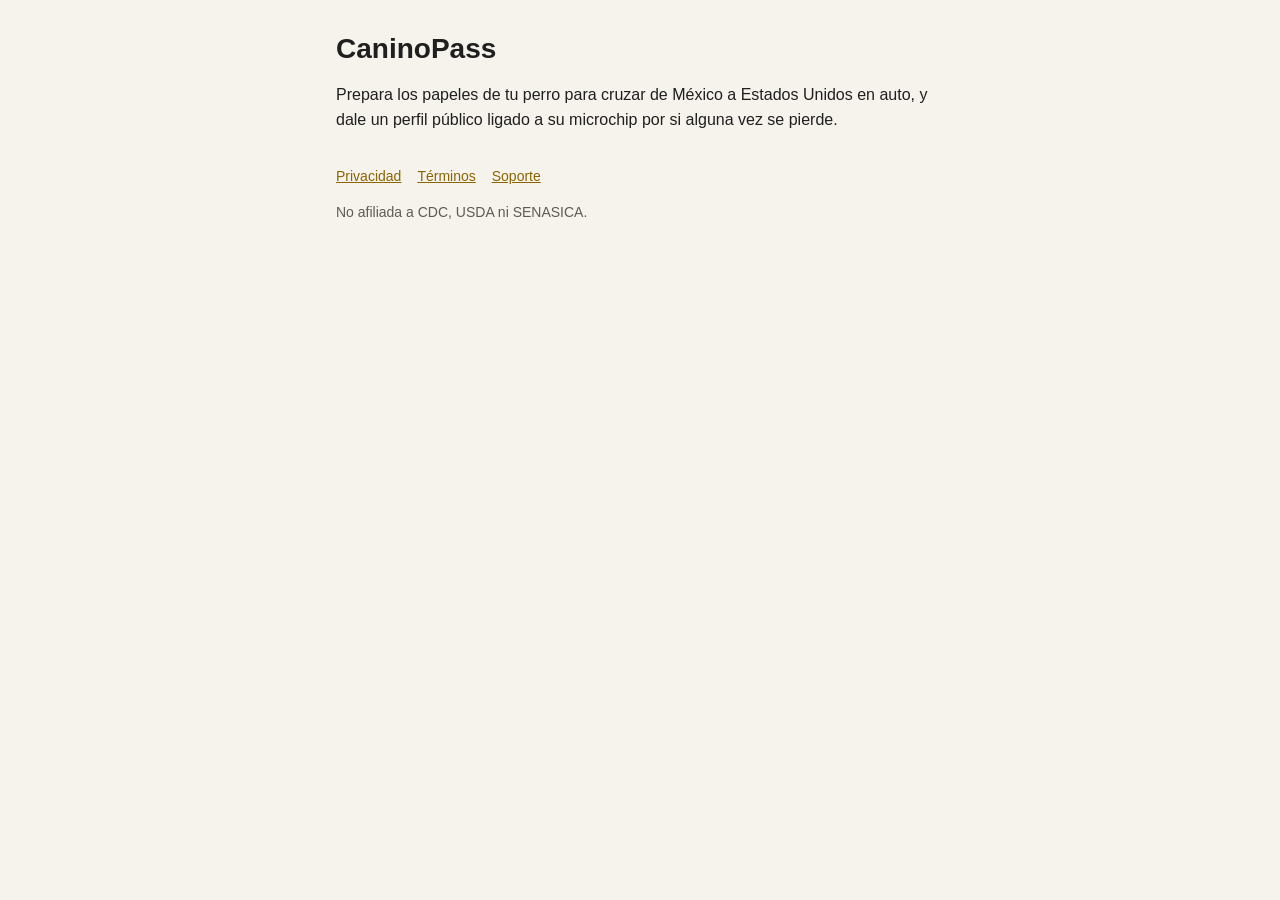
<file: index.html>
<!doctype html><html lang="es"><head><meta charset="utf-8"><meta name="viewport" content="width=device-width,initial-scale=1"><title>CaninoPass</title><link rel="stylesheet" href="base.css"></head><body><main>
<h1>CaninoPass</h1><p>Prepara los papeles de tu perro para cruzar de México a Estados Unidos en auto, y dale un perfil público ligado a su microchip por si alguna vez se pierde.</p>
<nav><a href="privacidad.html">Privacidad</a><a href="terminos.html">Términos</a><a href="soporte.html">Soporte</a></nav>
<p class="muted">No afiliada a CDC, USDA ni SENASICA.</p></main></body></html>
</file>
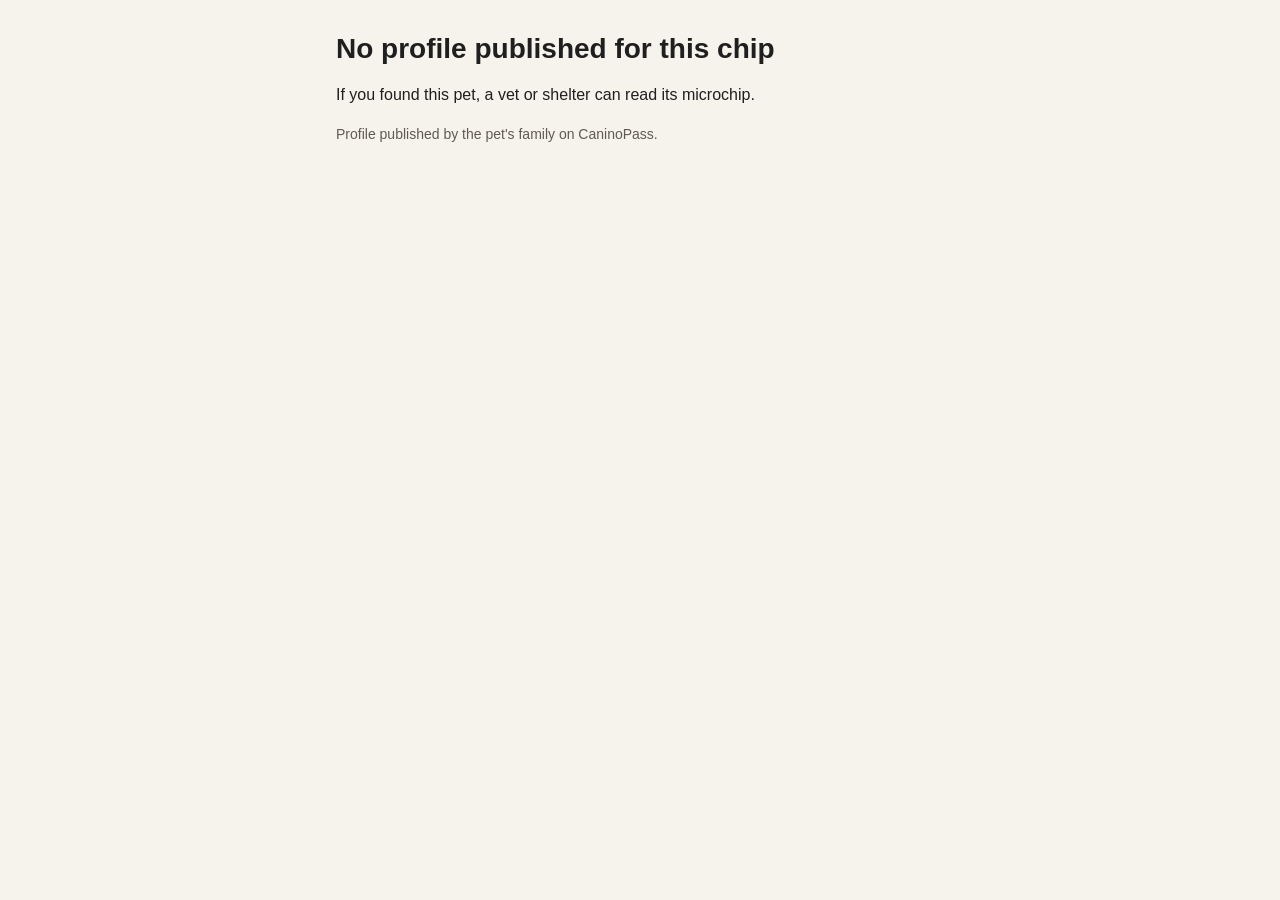
<file: chip.html>
<!doctype html><html lang="es"><head><meta charset="utf-8"><meta name="viewport" content="width=device-width,initial-scale=1"><meta name="robots" content="noindex"><title>Perfil de mascota · CaninoPass</title><link rel="stylesheet" href="base.css">
<style>#hero{border-radius:24px;min-height:300px;display:flex;align-items:flex-end;justify-content:center;overflow:hidden;background:#CFE4F5}#hero img{max-width:100%;max-height:340px;display:block}
.card{background:var(--surface);border:1px solid var(--border);border-radius:20px;padding:18px;margin-top:-28px;position:relative}
.tag{display:inline-block;border:1px solid var(--border);border-radius:99px;padding:2px 12px;font-size:14px;margin:0 6px 6px 0}.btn{display:block;text-align:center;font-weight:600;border-radius:14px;padding:13px;margin-top:10px;background:var(--ink);color:var(--bg);text-decoration:none;word-break:break-word}
button.link{background:none;border:0;color:var(--muted);font:inherit;font-size:14px;text-decoration:underline;padding:12px 0;cursor:pointer}[hidden]{display:none!important}</style></head>
<body><main><div id="profile" hidden><div id="hero"></div><div class="card"><h1 id="name"></h1><p id="message"></p><div id="tags"></div><p class="muted" id="chip"></p><div id="contact"></div></div>
<button class="link" id="report"></button><p class="muted" id="reported" hidden></p></div>
<div id="empty" hidden><h1 id="emptyT"></h1><p id="emptyB"></p></div><p class="muted" id="foot"></p></main>
<script>
const URLB="https://gzbibxxzbnldgjfjhbco.supabase.co",KEY="eyJhbGciOiJIUzI1NiIsInR5cCI6IkpXVCJ9.eyJpc3MiOiJzdXBhYmFzZSIsInJlZiI6Imd6YmlieHh6Ym5sZGdqZmpoYmNvIiwicm9sZSI6ImFub24iLCJpYXQiOjE3NzQ1ODMzODYsImV4cCI6MjA5MDE1OTM4Nn0.ZjXnWDZy2kz44dITvMeWGlDjyb_GUbQ_nEoCXpvThyI";
const es=(navigator.language||"es").toLowerCase().startsWith("es");
const T=es?{hello:n=>`¡Hola! Soy ${n}`,chip:"Microchip ISO",call:"Llamar a mi familia",mail:"Escribir a mi familia",report:"Reportar este perfil",ask:"¿Por qué lo reportas?",done:"Gracias. Lo vamos a revisar.",dog:"Perro",cat:"Gato",female:"Hembra",male:"Macho",emptyT:"No hay perfil publicado para este chip",emptyB:"Si encontraste a esta mascota, llévala con un veterinario o refugio para leer su microchip.",err:"No pudimos cargar el perfil. Revisa tu conexión.",foot:"Perfil publicado por su familia en CaninoPass."}
:{hello:n=>`Hi! I'm ${n}`,chip:"ISO microchip",call:"Call my family",mail:"Email my family",report:"Report this profile",ask:"Why are you reporting it?",done:"Thanks. We'll review it.",dog:"Dog",cat:"Cat",female:"Female",male:"Male",emptyT:"No profile published for this chip",emptyB:"If you found this pet, a vet or shelter can read its microchip.",err:"We couldn't load the profile. Check your connection.",foot:"Profile published by the pet's family on CaninoPass."};
const $=i=>document.getElementById(i),chip=new URLSearchParams(location.search).get("n")||"";
const rpc=(f,b)=>fetch(`${URLB}/rest/v1/rpc/${f}`,{method:"POST",headers:{apikey:KEY,Authorization:`Bearer ${KEY}`,"Content-Type":"application/json","Content-Profile":"pawpass"},body:JSON.stringify(b)});
function empty(t,b){$("emptyT").textContent=t;$("emptyB").textContent=b;$("empty").hidden=false}
function action(href,label){const a=document.createElement("a");a.className="btn";a.href=href;a.textContent=label;$("contact").append(a)}
(async()=>{$("foot").textContent=T.foot;if(!/^[0-9]{15}$/.test(chip))return empty(T.emptyT,T.emptyB);
try{const r=await rpc("get_public_profile",{p_chip:chip});if(!r.ok)throw 0;const p=await r.json();if(!p)return empty(T.emptyT,T.emptyB);
$("hero").style.background=p.bg_color;if(p.photo_path){const i=new Image();i.alt=p.name;i.src=`${URLB}/storage/v1/object/public/pawpass-photos/${encodeURI(p.photo_path)}`;$("hero").append(i)}
$("name").textContent=T.hello(p.name);$("message").textContent=p.message;document.title=`${p.name} · CaninoPass`;
for(const t of[p.breed||T[p.species],T[p.sex]]){const s=document.createElement("span");s.className="tag";s.textContent=t;$("tags").append(s)}
$("chip").textContent=`${T.chip}: ${p.chip_number}`;if(p.contact_phone)action(`tel:${p.contact_phone.replace(/[^+0-9]/g,"")}`,T.call);if(p.contact_email)action(`mailto:${encodeURIComponent(p.contact_email)}`,T.mail);
$("report").textContent=T.report;$("report").onclick=async()=>{const why=prompt(T.ask);if(why===null)return;await rpc("report_profile",{p_chip:chip,p_reason:why});$("report").hidden=true;$("reported").textContent=T.done;$("reported").hidden=false};
$("profile").hidden=false}catch{empty(T.err,"")}})();
</script></body></html>
</file>
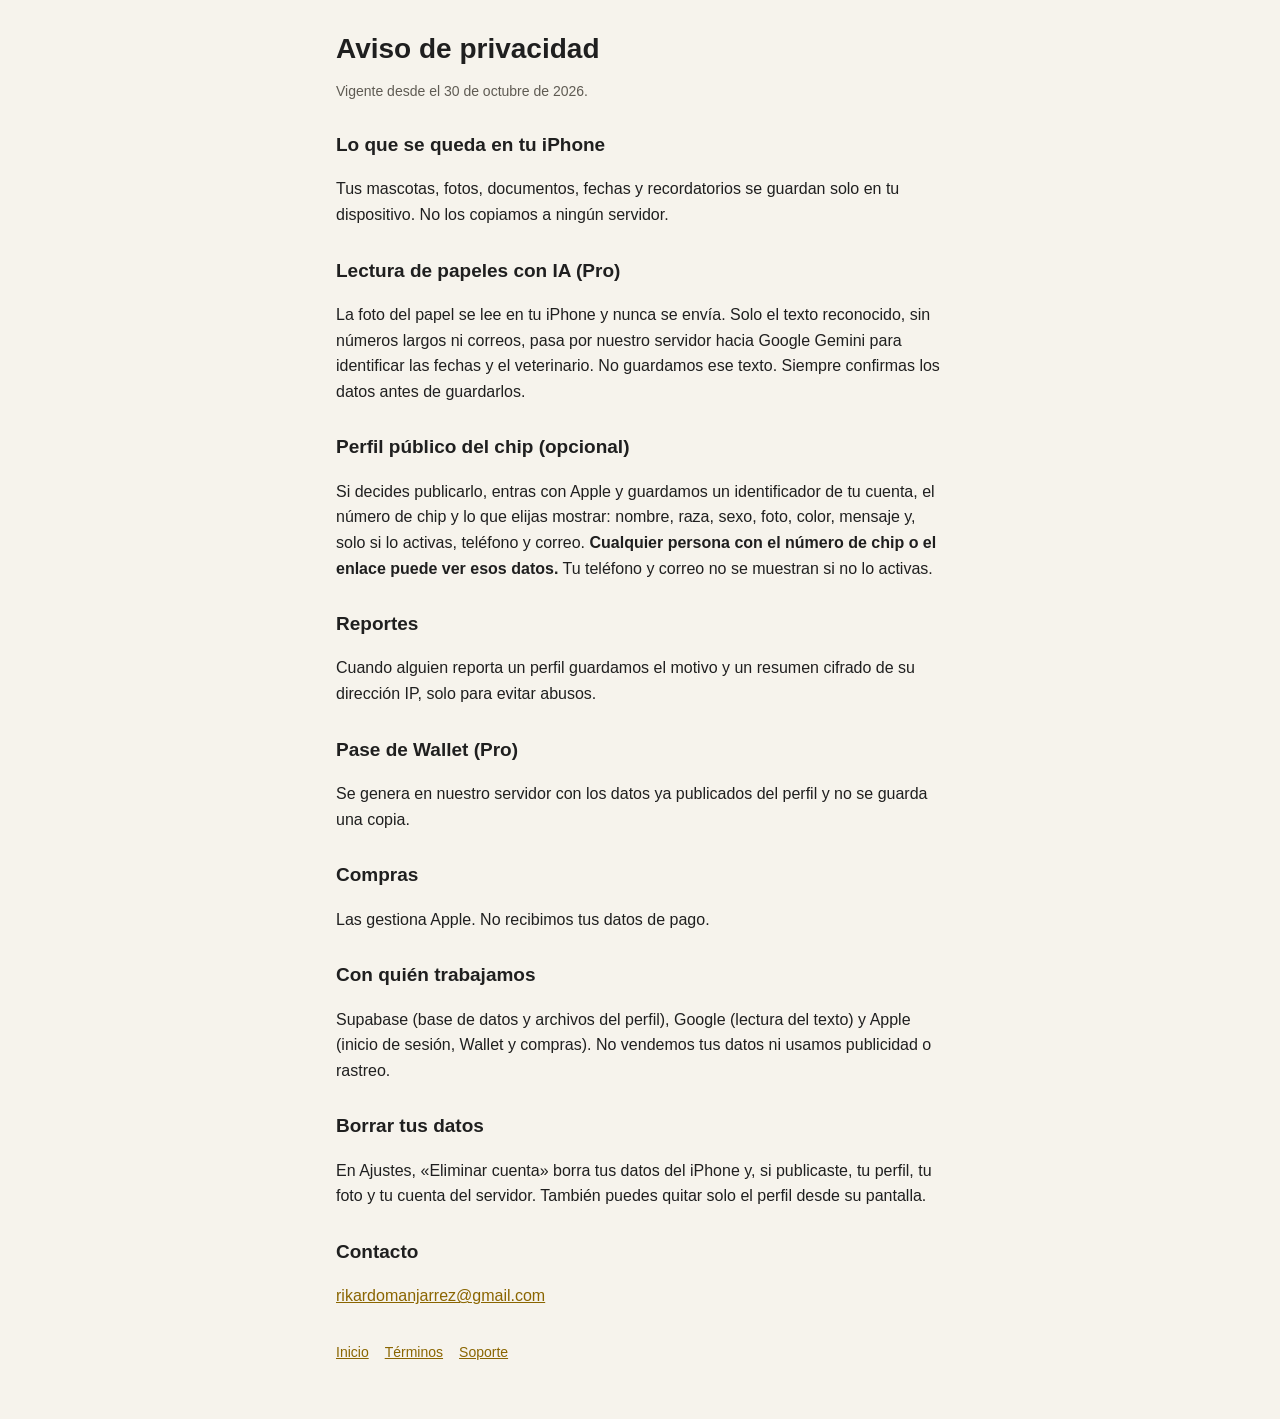
<file: privacidad.html>
<!doctype html><html lang="es"><head><meta charset="utf-8"><meta name="viewport" content="width=device-width,initial-scale=1"><title>Privacidad de CaninoPass</title><link rel="stylesheet" href="base.css"></head><body><main>
<h1>Aviso de privacidad</h1><p class="muted">Vigente desde el 30 de octubre de 2026.</p>
<h2>Lo que se queda en tu iPhone</h2><p>Tus mascotas, fotos, documentos, fechas y recordatorios se guardan solo en tu dispositivo. No los copiamos a ningún servidor.</p>
<h2>Lectura de papeles con IA (Pro)</h2><p>La foto del papel se lee en tu iPhone y nunca se envía. Solo el texto reconocido, sin números largos ni correos, pasa por nuestro servidor hacia Google Gemini para identificar las fechas y el veterinario. No guardamos ese texto. Siempre confirmas los datos antes de guardarlos.</p>
<h2>Perfil público del chip (opcional)</h2><p>Si decides publicarlo, entras con Apple y guardamos un identificador de tu cuenta, el número de chip y lo que elijas mostrar: nombre, raza, sexo, foto, color, mensaje y, solo si lo activas, teléfono y correo. <strong>Cualquier persona con el número de chip o el enlace puede ver esos datos.</strong> Tu teléfono y correo no se muestran si no lo activas.</p>
<h2>Reportes</h2><p>Cuando alguien reporta un perfil guardamos el motivo y un resumen cifrado de su dirección IP, solo para evitar abusos.</p>
<h2>Pase de Wallet (Pro)</h2><p>Se genera en nuestro servidor con los datos ya publicados del perfil y no se guarda una copia.</p>
<h2>Compras</h2><p>Las gestiona Apple. No recibimos tus datos de pago.</p>
<h2>Con quién trabajamos</h2><p>Supabase (base de datos y archivos del perfil), Google (lectura del texto) y Apple (inicio de sesión, Wallet y compras). No vendemos tus datos ni usamos publicidad o rastreo.</p>
<h2>Borrar tus datos</h2><p>En Ajustes, «Eliminar cuenta» borra tus datos del iPhone y, si publicaste, tu perfil, tu foto y tu cuenta del servidor. También puedes quitar solo el perfil desde su pantalla.</p>
<h2>Contacto</h2><p><a href="mailto:rikardomanjarrez@gmail.com">rikardomanjarrez@gmail.com</a></p>
<nav><a href="index.html">Inicio</a><a href="terminos.html">Términos</a><a href="soporte.html">Soporte</a></nav></main></body></html>
</file>
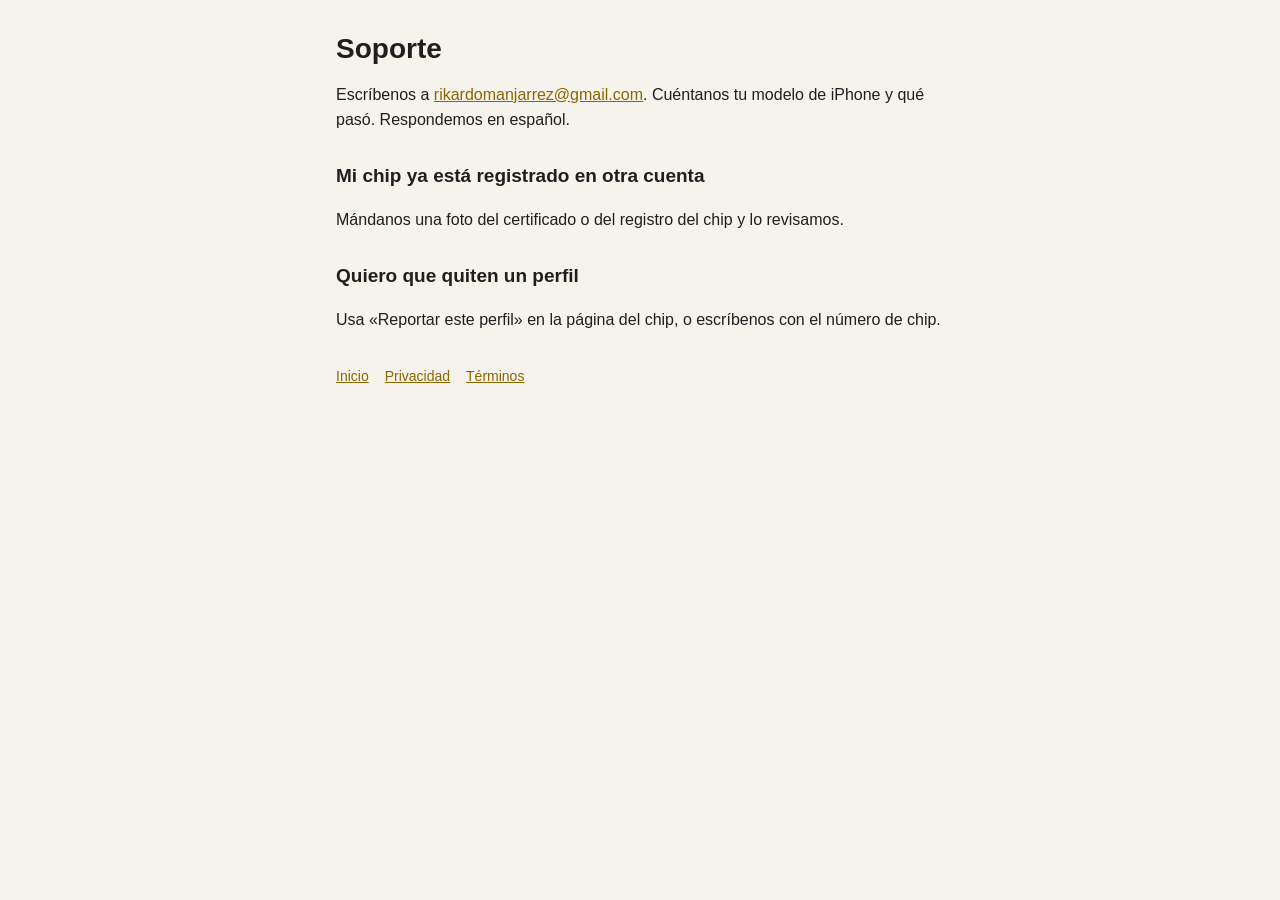
<file: soporte.html>
<!doctype html><html lang="es"><head><meta charset="utf-8"><meta name="viewport" content="width=device-width,initial-scale=1"><title>Soporte de CaninoPass</title><link rel="stylesheet" href="base.css"></head><body><main>
<h1>Soporte</h1><p>Escríbenos a <a href="mailto:rikardomanjarrez@gmail.com">rikardomanjarrez@gmail.com</a>. Cuéntanos tu modelo de iPhone y qué pasó. Respondemos en español.</p>
<h2>Mi chip ya está registrado en otra cuenta</h2><p>Mándanos una foto del certificado o del registro del chip y lo revisamos.</p>
<h2>Quiero que quiten un perfil</h2><p>Usa «Reportar este perfil» en la página del chip, o escríbenos con el número de chip.</p>
<nav><a href="index.html">Inicio</a><a href="privacidad.html">Privacidad</a><a href="terminos.html">Términos</a></nav></main></body></html>
</file>
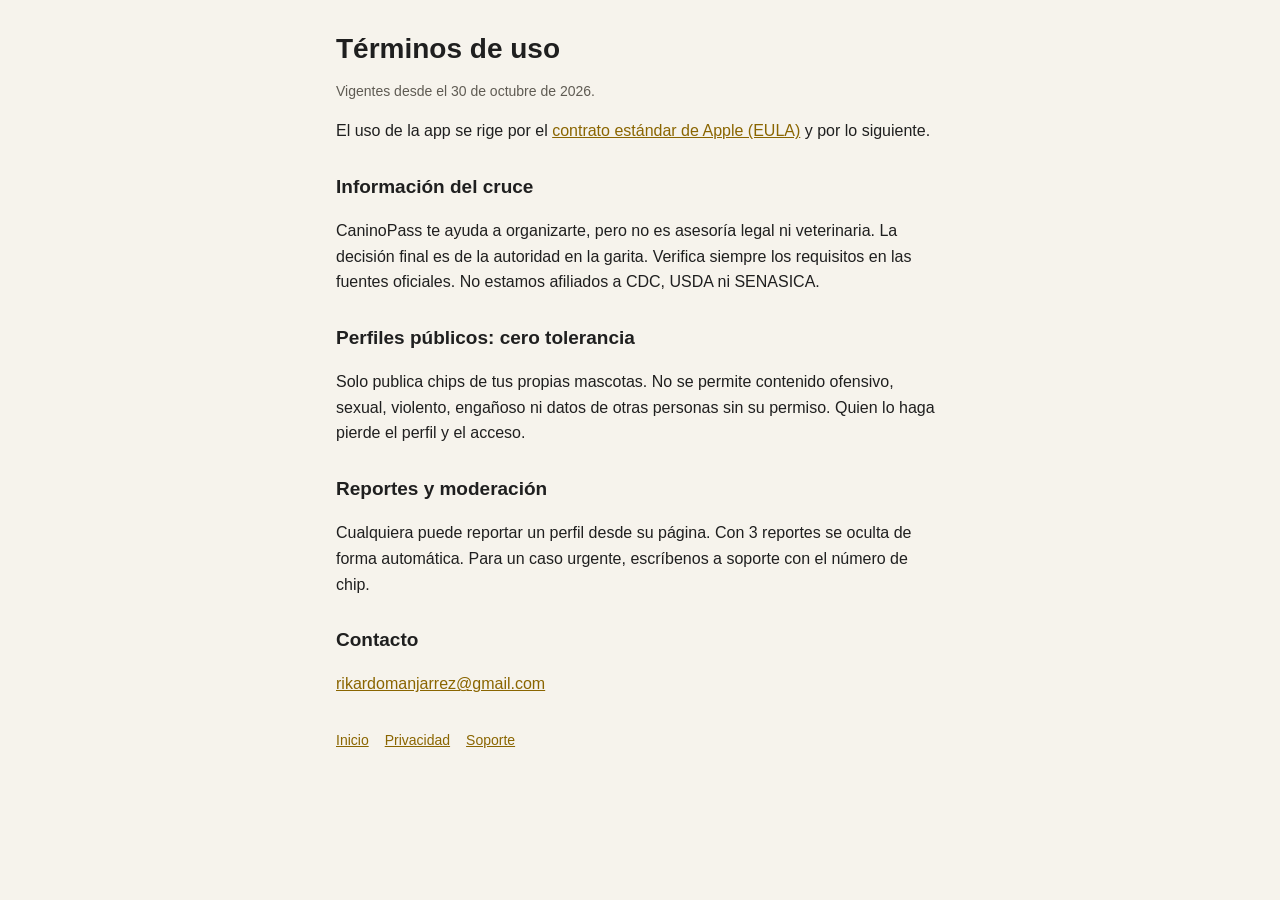
<file: terminos.html>
<!doctype html><html lang="es"><head><meta charset="utf-8"><meta name="viewport" content="width=device-width,initial-scale=1"><title>Términos de CaninoPass</title><link rel="stylesheet" href="base.css"></head><body><main>
<h1>Términos de uso</h1><p class="muted">Vigentes desde el 30 de octubre de 2026.</p>
<p>El uso de la app se rige por el <a href="https://www.apple.com/legal/internet-services/itunes/dev/stdeula/">contrato estándar de Apple (EULA)</a> y por lo siguiente.</p>
<h2>Información del cruce</h2><p>CaninoPass te ayuda a organizarte, pero no es asesoría legal ni veterinaria. La decisión final es de la autoridad en la garita. Verifica siempre los requisitos en las fuentes oficiales. No estamos afiliados a CDC, USDA ni SENASICA.</p>
<h2>Perfiles públicos: cero tolerancia</h2><p>Solo publica chips de tus propias mascotas. No se permite contenido ofensivo, sexual, violento, engañoso ni datos de otras personas sin su permiso. Quien lo haga pierde el perfil y el acceso.</p>
<h2>Reportes y moderación</h2><p>Cualquiera puede reportar un perfil desde su página. Con 3 reportes se oculta de forma automática. Para un caso urgente, escríbenos a soporte con el número de chip.</p>
<h2>Contacto</h2><p><a href="mailto:rikardomanjarrez@gmail.com">rikardomanjarrez@gmail.com</a></p>
<nav><a href="index.html">Inicio</a><a href="privacidad.html">Privacidad</a><a href="soporte.html">Soporte</a></nav></main></body></html>
</file>
<file: base.css>
:root{--bg:#F6F3EC;--surface:#FFFFFF;--ink:#1F1F1F;--muted:#5F5B53;--border:#E4DFD4;--accent:#8A6500}
@media (prefers-color-scheme:dark){:root{--bg:#171613;--surface:#23211D;--ink:#F6F3EC;--muted:#BDB7AA;--border:#38352F;--accent:#E7B93E}}
*{box-sizing:border-box}body{margin:0;background:var(--bg);color:var(--ink);font:16px/1.6 -apple-system,BlinkMacSystemFont,"Segoe UI",Roboto,sans-serif}
main{max-width:640px;margin:0 auto;padding:32px 16px 56px}h1{font-size:28px;line-height:1.2;margin:0 0 8px}h2{font-size:19px;margin:28px 0 6px}
a{color:var(--accent)}.muted{color:var(--muted);font-size:14px}nav{display:flex;gap:16px;flex-wrap:wrap;margin-top:32px;font-size:14px}
</file>
